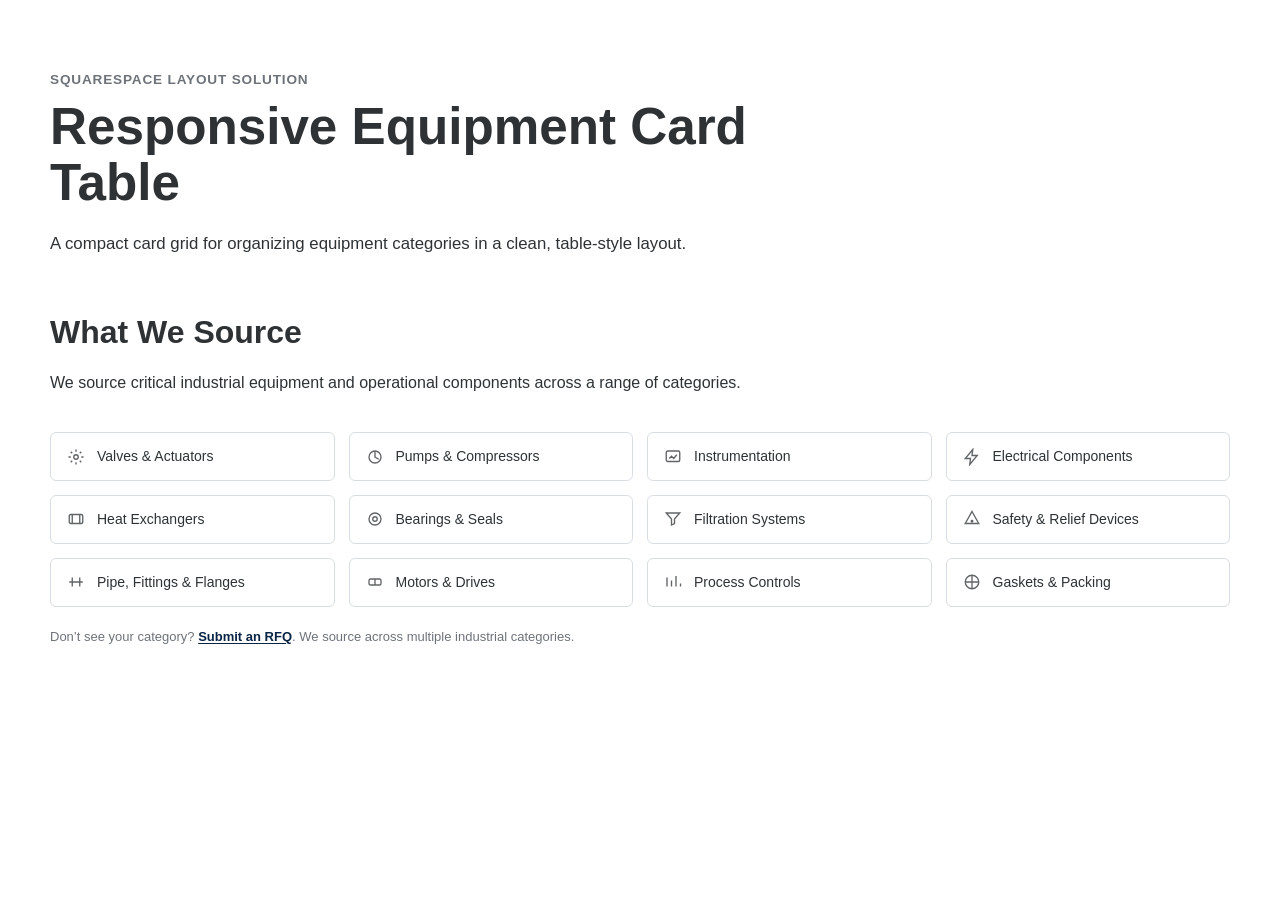
<file: equipment-card-table-grid/index.html>
<!DOCTYPE html>
<html lang="en">
<head>
  <meta charset="UTF-8">

  <meta name="viewport" content="width=device-width, initial-scale=1.0">

  <title>Responsive Equipment Card Table</title>

  <meta
    name="description"
    content="A responsive Squarespace equipment grid that combines compact card styling with an organized table-like layout."
  >

  <link rel="stylesheet" href="styles.css">
</head>

<body>

  <main class="cs-demo">

    <section class="cs-intro" aria-labelledby="page-title">
      <p class="cs-eyebrow">Squarespace Layout Solution</p>

      <h1 id="page-title">Responsive Equipment Card Table</h1>

      <p>
        A compact card grid for organizing equipment categories in a clean,
        table-style layout.
      </p>
    </section>

    <section class="cs-what-we-source" aria-labelledby="source-title">

      <h2 id="source-title" class="cs-section-title">What We Source</h2>

      <p class="cs-section-copy">
        We source critical industrial equipment and operational components
        across a range of categories.
      </p>

      <div class="cs-table" role="list" aria-label="Equipment categories">

        <div class="cs-cell" role="listitem">
          <span class="cs-item">
            <svg
              viewBox="0 0 24 24"
              width="18"
              height="18"
              fill="none"
              stroke="currentColor"
              stroke-width="1.8"
              aria-hidden="true"
            >
              <circle cx="12" cy="12" r="3"/>
              <path d="M12 2v3M12 19v3M4.9 4.9l2.1 2.1M17 17l2.1 2.1M2 12h3M19 12h3M4.9 19.1l2.1-2.1M17 7l2.1-2.1"/>
            </svg>

            Valves &amp; Actuators
          </span>
        </div>

        <div class="cs-cell" role="listitem">
          <span class="cs-item">
            <svg
              viewBox="0 0 24 24"
              width="18"
              height="18"
              fill="none"
              stroke="currentColor"
              stroke-width="1.8"
              aria-hidden="true"
            >
              <circle cx="12" cy="12" r="8"/>
              <path d="M12 4v8l5 3"/>
            </svg>

            Pumps &amp; Compressors
          </span>
        </div>

        <div class="cs-cell" role="listitem">
          <span class="cs-item">
            <svg
              viewBox="0 0 24 24"
              width="18"
              height="18"
              fill="none"
              stroke="currentColor"
              stroke-width="1.8"
              aria-hidden="true"
            >
              <rect x="3" y="4" width="18" height="14" rx="2"/>
              <path d="M7 14l3-3 3 3 4-5"/>
            </svg>

            Instrumentation
          </span>
        </div>

        <div class="cs-cell" role="listitem">
          <span class="cs-item">
            <svg
              viewBox="0 0 24 24"
              width="18"
              height="18"
              fill="none"
              stroke="currentColor"
              stroke-width="1.8"
              aria-hidden="true"
            >
              <path d="M13 2L3 14h7l-1 8 10-12h-7z"/>
            </svg>

            Electrical Components
          </span>
        </div>

        <div class="cs-cell" role="listitem">
          <span class="cs-item">
            <svg
              viewBox="0 0 24 24"
              width="18"
              height="18"
              fill="none"
              stroke="currentColor"
              stroke-width="1.8"
              aria-hidden="true"
            >
              <rect x="3" y="6" width="18" height="12" rx="2"/>
              <path d="M7 6v12M17 6v12"/>
            </svg>

            Heat Exchangers
          </span>
        </div>

        <div class="cs-cell" role="listitem">
          <span class="cs-item">
            <svg
              viewBox="0 0 24 24"
              width="18"
              height="18"
              fill="none"
              stroke="currentColor"
              stroke-width="1.8"
              aria-hidden="true"
            >
              <circle cx="12" cy="12" r="8"/>
              <circle cx="12" cy="12" r="3"/>
            </svg>

            Bearings &amp; Seals
          </span>
        </div>

        <div class="cs-cell" role="listitem">
          <span class="cs-item">
            <svg
              viewBox="0 0 24 24"
              width="18"
              height="18"
              fill="none"
              stroke="currentColor"
              stroke-width="1.8"
              aria-hidden="true"
            >
              <path d="M3 4h18l-7 8v6l-4 2v-8z"/>
            </svg>

            Filtration Systems
          </span>
        </div>

        <div class="cs-cell" role="listitem">
          <span class="cs-item">
            <svg
              viewBox="0 0 24 24"
              width="18"
              height="18"
              fill="none"
              stroke="currentColor"
              stroke-width="1.8"
              aria-hidden="true"
            >
              <path d="M12 2l9 16H3L12 2z"/>
              <circle cx="12" cy="15" r="1"/>
            </svg>

            Safety &amp; Relief Devices
          </span>
        </div>

        <div class="cs-cell" role="listitem">
          <span class="cs-item">
            <svg
              viewBox="0 0 24 24"
              width="18"
              height="18"
              fill="none"
              stroke="currentColor"
              stroke-width="1.8"
              aria-hidden="true"
            >
              <path d="M3 12h18M7 6v12M17 6v12"/>
            </svg>

            Pipe, Fittings &amp; Flanges
          </span>
        </div>

        <div class="cs-cell" role="listitem">
          <span class="cs-item">
            <svg
              viewBox="0 0 24 24"
              width="18"
              height="18"
              fill="none"
              stroke="currentColor"
              stroke-width="1.8"
              aria-hidden="true"
            >
              <rect x="4" y="8" width="16" height="8" rx="2"/>
              <path d="M12 8v8"/>
            </svg>

            Motors &amp; Drives
          </span>
        </div>

        <div class="cs-cell" role="listitem">
          <span class="cs-item">
            <svg
              viewBox="0 0 24 24"
              width="18"
              height="18"
              fill="none"
              stroke="currentColor"
              stroke-width="1.8"
              aria-hidden="true"
            >
              <path d="M4 18V6M10 18V10M16 18V4M22 18V14"/>
            </svg>

            Process Controls
          </span>
        </div>

        <div class="cs-cell" role="listitem">
          <span class="cs-item">
            <svg
              viewBox="0 0 24 24"
              width="18"
              height="18"
              fill="none"
              stroke="currentColor"
              stroke-width="1.8"
              aria-hidden="true"
            >
              <circle cx="12" cy="12" r="9"/>
              <path d="M12 3v18M3 12h18"/>
            </svg>

            Gaskets &amp; Packing
          </span>
        </div>

      </div>

      <p class="cs-note">
        Don’t see your category?
        <a class="cs-inline-link" href="#contact">Submit an RFQ</a>.
        We source across multiple industrial categories.
      </p>

    </section>

  </main>

</body>
</html>
</file>
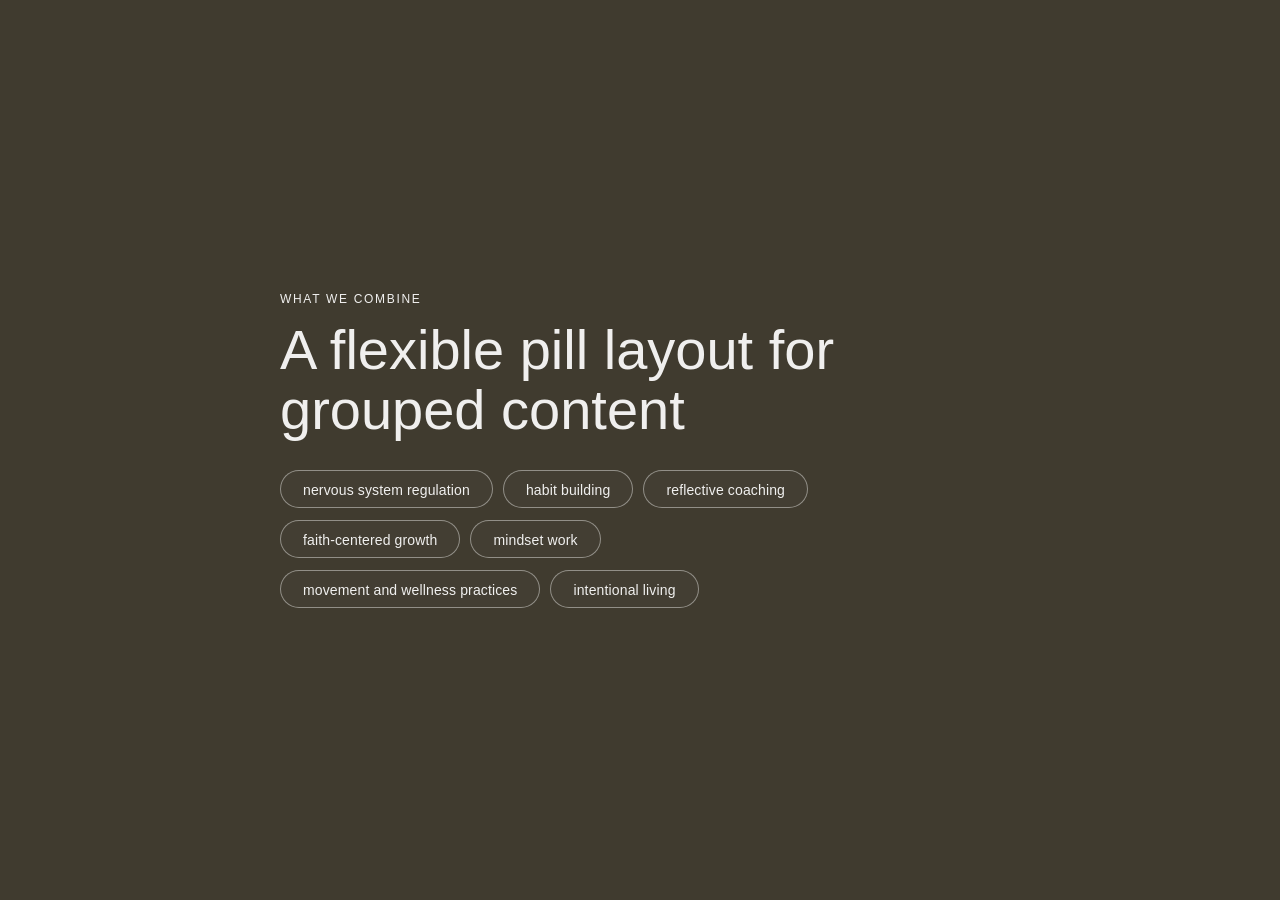
<file: responsive-content-pills/index.html>
<!DOCTYPE html>
<html lang="en">
<head>
  <meta charset="UTF-8">

  <meta name="viewport" content="width=device-width, initial-scale=1.0">

  <title>Responsive Content Pills</title>

  <meta
    name="description"
    content="A responsive pill-style content group for organizing services, topics, methods, and feature labels in Squarespace."
  >

  <link rel="stylesheet" href="styles.css">
</head>

<body>

  <main class="pill-demo">

    <section class="pill-section" aria-labelledby="pill-heading">

      <p class="pill-section__eyebrow">What We Combine</p>

      <h1 id="pill-heading" class="pill-section__title">
        A flexible pill layout for grouped content
      </h1>

      <div
        class="content-pills"
        aria-label="Topics included in the program"
      >
        <span class="content-pill">nervous system regulation</span>
        <span class="content-pill">habit building</span>
        <span class="content-pill">reflective coaching</span>
        <span class="content-pill">faith-centered growth</span>
        <span class="content-pill">mindset work</span>
        <span class="content-pill">movement and wellness practices</span>
        <span class="content-pill">intentional living</span>
      </div>

    </section>

  </main>

</body>
</html>
</file>
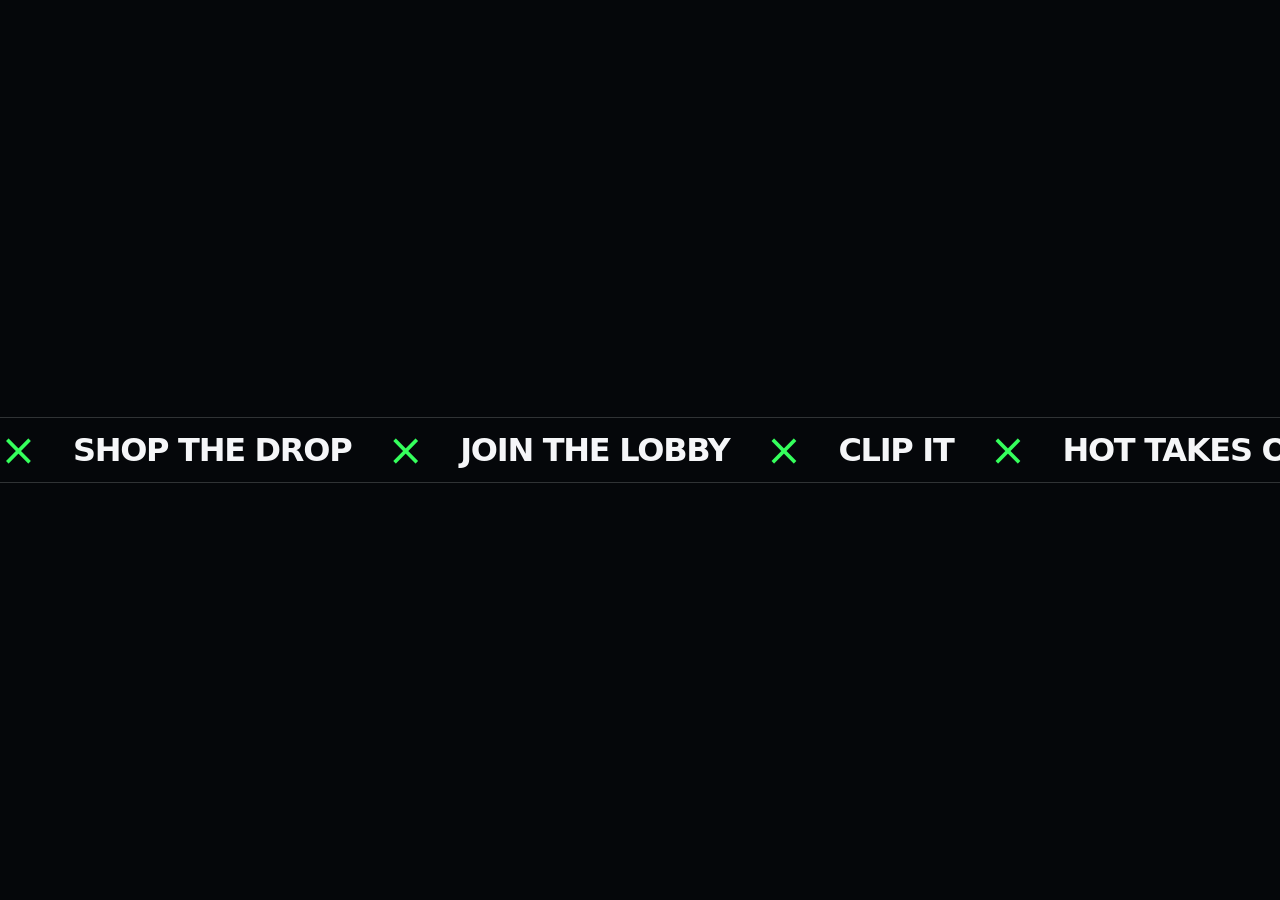
<file: text-and-icon-marquee/index.html>
<!DOCTYPE html>
<html lang="en">
<head>
  <meta charset="UTF-8">

  <meta name="viewport" content="width=device-width, initial-scale=1.0">

  <title>Text and Icon Marquee</title>

  <meta
    name="description"
    content="A responsive scrolling marquee that combines short text phrases with decorative icons."
  >

  <link rel="stylesheet" href="styles.css">
</head>

<body>

  <main class="marquee-demo">

    <section
      class="text-icon-marquee"
      aria-label="Featured calls to action"
    >
      <div class="text-icon-marquee__track">

        <!-- Primary visible group -->
        <div class="text-icon-marquee__group">

          <span
            class="text-icon-marquee__icon"
            aria-hidden="true"
          >
            ×
          </span>

          <span class="text-icon-marquee__text">
            Shop The Drop
          </span>

          <span
            class="text-icon-marquee__icon"
            aria-hidden="true"
          >
            ×
          </span>

          <span class="text-icon-marquee__text">
            Join The Lobby
          </span>

          <span
            class="text-icon-marquee__icon"
            aria-hidden="true"
          >
            ×
          </span>

          <span class="text-icon-marquee__text">
            Clip It
          </span>

          <span
            class="text-icon-marquee__icon"
            aria-hidden="true"
          >
            ×
          </span>

          <span class="text-icon-marquee__text">
            Hot Takes Only
          </span>

          <span
            class="text-icon-marquee__icon"
            aria-hidden="true"
          >
            ×
          </span>

          <span class="text-icon-marquee__text">
            Watch The Stream
          </span>

        </div>

        <!-- Decorative duplicate for seamless looping -->
        <div
          class="text-icon-marquee__group"
          aria-hidden="true"
        >

          <span class="text-icon-marquee__icon">
            ×
          </span>

          <span class="text-icon-marquee__text">
            Shop The Drop
          </span>

          <span class="text-icon-marquee__icon">
            ×
          </span>

          <span class="text-icon-marquee__text">
            Join The Lobby
          </span>

          <span class="text-icon-marquee__icon">
            ×
          </span>

          <span class="text-icon-marquee__text">
            Clip It
          </span>

          <span class="text-icon-marquee__icon">
            ×
          </span>

          <span class="text-icon-marquee__text">
            Hot Takes Only
          </span>

          <span class="text-icon-marquee__icon">
            ×
          </span>

          <span class="text-icon-marquee__text">
            Watch The Stream
          </span>

        </div>

      </div>
    </section>

  </main>

</body>
</html>
</file>
<file: equipment-card-table-grid/styles.css>
:root {
  --cs-text: #2e3235;
  --cs-muted: #6e737a;
  --cs-border: #d8dde3;
  --cs-background: #ffffff;
  --cs-link: #092445;
  --cs-hover: #f6f7f9;
}

* {
  box-sizing: border-box;
}

body {
  margin: 0;
  font-family: Arial, Helvetica, sans-serif;
  color: var(--cs-text);
  background: var(--cs-background);
}

.cs-demo {
  width: min(1180px, calc(100% - 40px));
  margin: 0 auto;
  padding: 72px 0;
}

.cs-intro {
  max-width: 720px;
  margin-bottom: 56px;
}

.cs-eyebrow {
  margin: 0 0 12px;
  font-size: 0.85rem;
  font-weight: 700;
  letter-spacing: 0.06em;
  text-transform: uppercase;
  color: var(--cs-muted);
}

.cs-intro h1 {
  margin: 0 0 18px;
  font-size: clamp(2rem, 4vw, 3.5rem);
  line-height: 1.1;
}

.cs-intro p:last-child {
  margin: 0;
  font-size: 1.05rem;
  line-height: 1.65;
}

.cs-what-we-source {
  width: 100%;
  color: var(--cs-text);
}

.cs-section-title {
  margin: 0 0 18px;
  font-size: 2rem;
  line-height: 1.2;
}

.cs-section-copy {
  max-width: 720px;
  margin: 0 0 36px;
  font-size: 1rem;
  line-height: 1.65;
}

.cs-table {
  display: grid;
  grid-template-columns: repeat(4, minmax(0, 1fr));
  grid-auto-rows: 1fr;
  gap: 14px;
  width: 100%;
}

.cs-cell {
  display: flex;
  align-items: center;
  min-height: 48px;
  padding: 14px 16px;
  font-size: 0.875rem;
  line-height: 1.35;
  background: var(--cs-background);
  border: 1px solid var(--cs-border);
  border-radius: 6px;
  transition:
    background-color 0.2s ease,
    border-color 0.2s ease;
}

.cs-cell:hover {
  background-color: var(--cs-hover);
  border-color: #c8ced5;
}

.cs-item {
  display: flex;
  align-items: center;
  gap: 12px;
  font-weight: 500;
}

.cs-item svg {
  flex-shrink: 0;
  opacity: 0.75;
}

.cs-note {
  margin: 20px 0 0;
  font-size: 0.8125rem;
  line-height: 1.5;
  color: var(--cs-muted);
}

.cs-inline-link {
  color: var(--cs-link);
  font-weight: 600;
  text-decoration: underline;
  text-underline-offset: 2px;
}

.cs-inline-link:hover {
  text-decoration-thickness: 2px;
}

.cs-inline-link:focus-visible {
  outline: 2px solid var(--cs-link);
  outline-offset: 3px;
}

@media (max-width: 900px) {
  .cs-table {
    grid-template-columns: repeat(2, minmax(0, 1fr));
  }
}

@media (max-width: 520px) {
  .cs-demo {
    width: min(100% - 32px, 1180px);
    padding: 48px 0;
  }

  .cs-intro {
    margin-bottom: 40px;
  }

  .cs-table {
    grid-template-columns: 1fr;
  }

  .cs-cell {
    min-height: 52px;
  }
}
</file>
<file: responsive-content-pills/styles.css>
:root {
  --pill-page-background: #403b2f;
  --pill-text: rgba(255, 255, 255, 0.92);
  --pill-border: rgba(255, 255, 255, 0.42);
  --pill-background: rgba(255, 255, 255, 0.02);
  --pill-hover-background: rgba(255, 255, 255, 0.08);
  --pill-hover-border: rgba(255, 255, 255, 0.62);
}

* {
  box-sizing: border-box;
}

body {
  margin: 0;
  font-family: "Helvetica Neue", Helvetica, Arial, sans-serif;
  color: var(--pill-text);
  background: var(--pill-page-background);
}

.pill-demo {
  min-height: 100vh;
  display: grid;
  align-items: center;
  padding: 48px 24px;
}

.pill-section {
  width: min(720px, 100%);
  margin: 0 auto;
}

.pill-section__eyebrow {
  margin: 0 0 14px;
  font-size: 0.75rem;
  font-weight: 500;
  letter-spacing: 0.14em;
  text-transform: uppercase;
}

.pill-section__title {
  max-width: 620px;
  margin: 0 0 30px;
  font-size: clamp(2rem, 5vw, 3.5rem);
  line-height: 1.08;
  font-weight: 400;
}

.content-pills {
  display: flex;
  flex-wrap: wrap;
  align-items: center;
  gap: 12px 10px;
  width: 100%;
  max-width: 560px;
}

.content-pill {
  display: inline-flex;
  align-items: center;
  justify-content: center;
  min-height: 38px;
  padding: 10px 22px 9px;
  border: 1px solid var(--pill-border);
  border-radius: 999px;
  background: var(--pill-background);
  color: var(--pill-text);
  font-size: 0.875rem;
  font-weight: 400;
  line-height: 1;
  letter-spacing: 0.01em;
  text-align: center;
  text-transform: lowercase;
  white-space: nowrap;
  transition:
    background-color 0.2s ease,
    border-color 0.2s ease;
}

.content-pill:hover {
  background: var(--pill-hover-background);
  border-color: var(--pill-hover-border);
}

@media screen and (max-width: 767px) {
  .pill-demo {
    padding: 36px 18px;
  }

  .content-pills {
    gap: 10px;
    max-width: 100%;
  }

  .content-pill {
    min-height: 36px;
    padding: 9px 16px 8px;
    font-size: 0.8125rem;
    line-height: 1.2;
    white-space: normal;
  }
}

@media (prefers-reduced-motion: reduce) {
  .content-pill {
    transition: none;
  }
}
</file>
<file: text-and-icon-marquee/styles.css>
:root {
  --marquee-background: #05070a;
  --marquee-border: rgba(245, 246, 248, 0.18);
  --marquee-text: #f5f6f8;
  --marquee-accent: #35ff5c;

  --marquee-gap: 2.25rem;
  --marquee-duration: 24s;
}

* {
  box-sizing: border-box;
}

body {
  margin: 0;
  font-family: Inter, system-ui, sans-serif;
  background: #05070a;
}

.marquee-demo {
  min-height: 100vh;
  display: grid;
  align-items: center;
}

.text-icon-marquee {
  width: 100%;
  overflow: hidden;
  padding: 1rem 0;
  background: var(--marquee-background);
  border-top: 1px solid var(--marquee-border);
  border-bottom: 1px solid var(--marquee-border);
}

.text-icon-marquee__track {
  display: flex;
  width: max-content;
  animation:
    text-icon-marquee-scroll
    var(--marquee-duration)
    linear
    infinite;
  will-change: transform;
}

.text-icon-marquee__group {
  display: flex;
  align-items: center;
  flex-shrink: 0;
  gap: var(--marquee-gap);
  padding-right: var(--marquee-gap);
}

.text-icon-marquee__text {
  color: var(--marquee-text);
  font-family: "Space Grotesk", Inter, system-ui, sans-serif;
  font-size: clamp(1.5rem, 3vw, 2rem);
  font-weight: 800;
  line-height: 1;
  letter-spacing: -0.04em;
  text-transform: uppercase;
  white-space: nowrap;
}

.text-icon-marquee__icon {
  display: inline-flex;
  align-items: center;
  justify-content: center;
  flex: 0 0 auto;
  color: var(--marquee-accent);
  font-family: Inter, system-ui, sans-serif;
  font-size: clamp(2rem, 3.5vw, 2.75rem);
  font-weight: 500;
  line-height: 0.7;
  white-space: nowrap;
}

.text-icon-marquee:hover .text-icon-marquee__track,
.text-icon-marquee:focus-within .text-icon-marquee__track {
  animation-play-state: paused;
}

@keyframes text-icon-marquee-scroll {
  from {
    transform: translateX(0);
  }

  to {
    transform: translateX(-50%);
  }
}

@media screen and (max-width: 767px) {
  :root {
    --marquee-gap: 1.5rem;
  }

  .text-icon-marquee {
    padding: 0.85rem 0;
  }

  .text-icon-marquee__text {
    font-size: 1.35rem;
  }

  .text-icon-marquee__icon {
    font-size: 2rem;
  }
}

@media (prefers-reduced-motion: reduce) {
  .text-icon-marquee {
    overflow-x: auto;
  }

  .text-icon-marquee__track {
    animation: none;
  }

  .text-icon-marquee__group[aria-hidden="true"] {
    display: none;
  }
}
</file>
